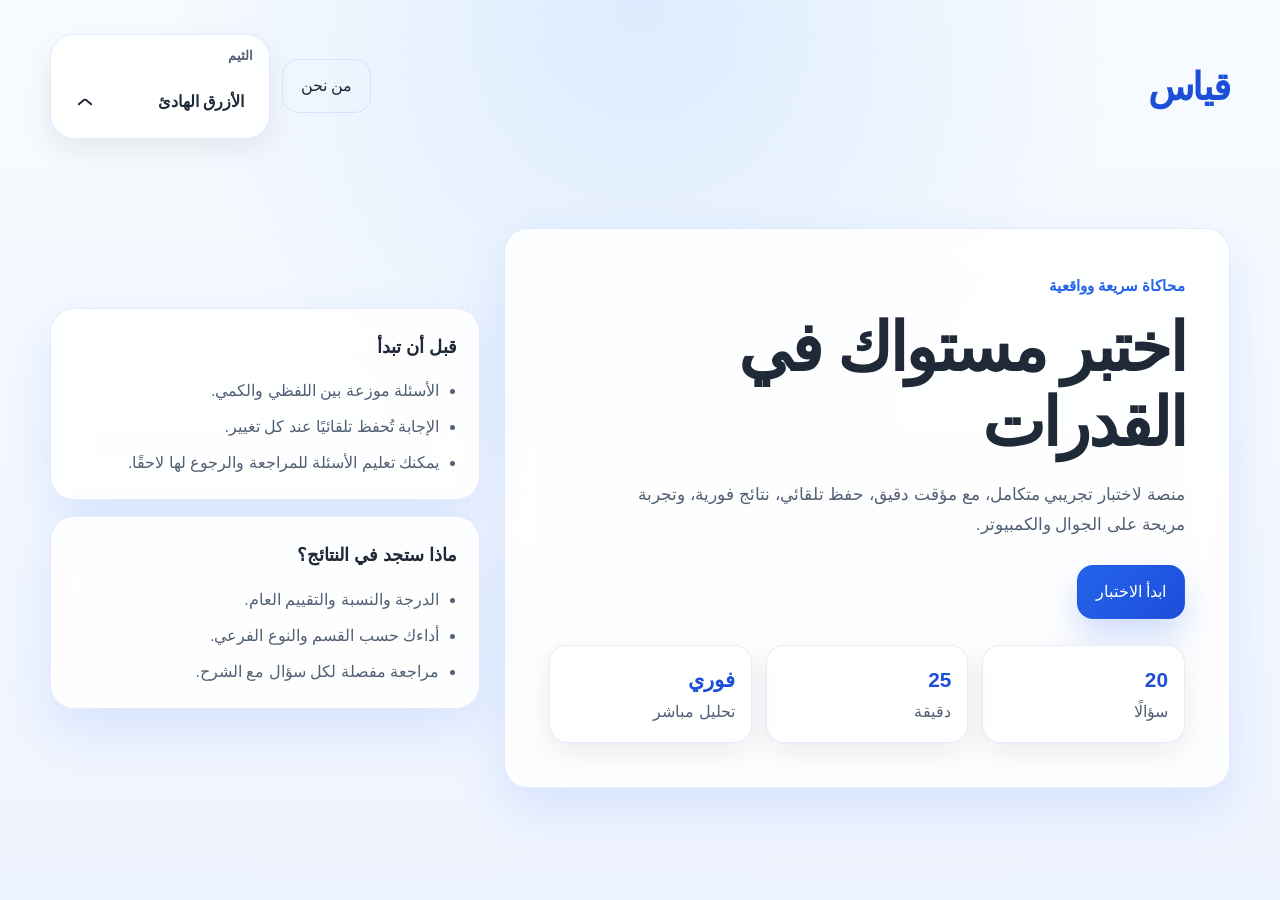
<file: index.html>
<!DOCTYPE html>
<html lang="ar" dir="rtl">
<head>
  <meta charset="UTF-8">
  <meta name="viewport" content="width=device-width, initial-scale=1.0">
  <meta name="description" content="منصة اختبار القدرات التجريبي - اختبار تفاعلي سريع في الكمي واللفظي.">
  <title>اختبار القدرات التجريبي</title>
  <link rel="stylesheet" href="style.css?v=4">
</head>
<body data-page="home">
  <div class="app-shell app-shell-home">
    <header class="topbar topbar-home">
      <a class="brand-text" href="index.html" aria-label="العودة إلى الصفحة الرئيسية">قياس
        
      </a>
      <div class="topbar-actions">
        <a class="button button-ghost button-toplink" href="about.html">من نحن</a>
        <div class="theme-switcher" data-theme-picker>
          <span class="theme-switcher-label">الثيم</span>
          <button class="theme-trigger" type="button" aria-haspopup="listbox" aria-expanded="false" aria-label="اختيار الثيم" data-theme-trigger>
            <span class="theme-trigger-text" data-theme-current>الأزرق الهادئ</span>
            <span class="theme-trigger-icon" aria-hidden="true"></span>
          </button>
          <div class="theme-menu" role="listbox" aria-label="خيارات الثيم">
            <button class="theme-option" type="button" role="option" data-theme-value="sky">
              <span class="theme-swatch theme-swatch-sky" aria-hidden="true"></span>
              <span>الأزرق الهادئ</span>
            </button>
            <button class="theme-option" type="button" role="option" data-theme-value="sand">
              <span class="theme-swatch theme-swatch-sand" aria-hidden="true"></span>
              <span>الرملي الدافئ</span>
            </button>
            <button class="theme-option" type="button" role="option" data-theme-value="reading">
              <span class="theme-swatch theme-swatch-reading" aria-hidden="true"></span>
              <span>القراءة المريحة</span>
            </button>
            <button class="theme-option" type="button" role="option" data-theme-value="dark">
              <span class="theme-swatch theme-swatch-dark" aria-hidden="true"></span>
              <span>الداكن</span>
            </button>
          </div>
        </div>
      </div>
    </header>

    <main class="hero-layout">
      <section class="hero-card">
        <p class="eyebrow">محاكاة سريعة وواقعية</p>
        <h1>اختبر مستواك في القدرات</h1>
        <p class="hero-copy">
          منصة  لاختبار تجريبي متكامل، مع مؤقت دقيق، حفظ تلقائي، نتائج فورية،
          وتجربة مريحة على الجوال والكمبيوتر.
        </p>

        <div class="hero-actions">
          <a class="button button-primary" href="exam.html?action=start">ابدأ الاختبار</a>
          <a class="button button-secondary is-hidden" id="resume-link" href="exam.html?action=resume">استئناف الاختبار</a>
        </div>

        <div class="quick-stats" aria-label="معلومات سريعة عن الاختبار">
          <article class="stat-tile">
            <strong>20</strong>
            <span>سؤالًا</span>
          </article>
          <article class="stat-tile">
            <strong>25</strong>
            <span>دقيقة</span>
          </article>
          <article class="stat-tile">
            <strong>فوري</strong>
            <span>تحليل مباشر</span>
          </article>
        </div>
      </section>

      <aside class="info-panel">
        <section class="panel-card">
          <h2>قبل أن تبدأ</h2>
          <ul class="clean-list">
            <li>الأسئلة موزعة بين اللفظي والكمي.</li>
            <li>الإجابة تُحفظ تلقائيًا عند كل تغيير.</li>
            <li>يمكنك تعليم الأسئلة للمراجعة والرجوع لها لاحقًا.</li>
          </ul>
        </section>

        <section class="panel-card">
          <h2>ماذا ستجد في النتائج؟</h2>
          <ul class="clean-list">
            <li>الدرجة والنسبة والتقييم العام.</li>
            <li>أداءك حسب القسم والنوع الفرعي.</li>
            <li>مراجعة مفصلة لكل سؤال مع الشرح.</li>
          </ul>
        </section>
      </aside>
    </main>
  </div>

  <script src="script.js?v=4"></script>
</body>
</html>
</file>
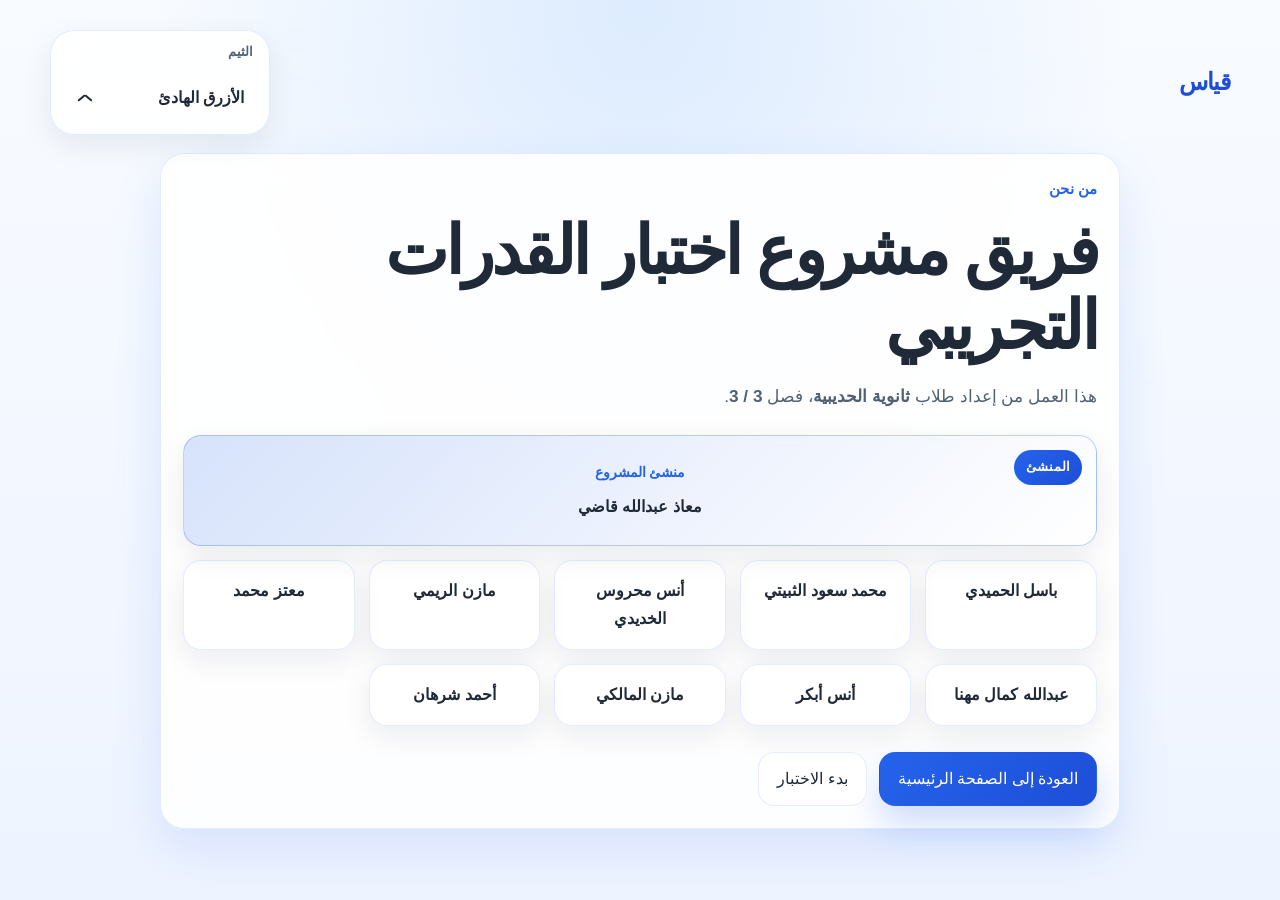
<file: about.html>
<!DOCTYPE html>
<html lang="ar" dir="rtl">
<head>
  <meta charset="UTF-8">
  <meta name="viewport" content="width=device-width, initial-scale=1.0">
  <meta name="description" content="معلومات عن فريق مشروع اختبار القدرات التجريبي.">
  <title>من نحن | اختبار القدرات التجريبي</title>
  <link rel="stylesheet" href="style.css?v=4">
</head>
<body data-page="about">
  <div class="app-shell">
    <header class="topbar">
      <a class="brand-text brand-text-small" href="index.html">قياس</a>
      <div class="topbar-actions">
        <div class="theme-switcher" data-theme-picker>
          <span class="theme-switcher-label">الثيم</span>
          <button class="theme-trigger" type="button" aria-haspopup="listbox" aria-expanded="false" aria-label="اختيار الثيم" data-theme-trigger>
            <span class="theme-trigger-text" data-theme-current>الأزرق الهادئ</span>
            <span class="theme-trigger-icon" aria-hidden="true"></span>
          </button>
          <div class="theme-menu" role="listbox" aria-label="خيارات الثيم">
            <button class="theme-option" type="button" role="option" data-theme-value="sky">
              <span class="theme-swatch theme-swatch-sky" aria-hidden="true"></span>
              <span>الأزرق الهادئ</span>
            </button>
            <button class="theme-option" type="button" role="option" data-theme-value="sand">
              <span class="theme-swatch theme-swatch-sand" aria-hidden="true"></span>
              <span>الرملي الدافئ</span>
            </button>
            <button class="theme-option" type="button" role="option" data-theme-value="reading">
              <span class="theme-swatch theme-swatch-reading" aria-hidden="true"></span>
              <span>القراءة المريحة</span>
            </button>
            <button class="theme-option" type="button" role="option" data-theme-value="dark">
              <span class="theme-swatch theme-swatch-dark" aria-hidden="true"></span>
              <span>الداكن</span>
            </button>
          </div>
        </div>
      </div>
    </header>

    <main class="about-layout">
      <section class="summary-card about-card">
        <p class="eyebrow">من نحن</p>
        <h1>فريق مشروع اختبار القدرات التجريبي</h1>
        <p class="about-copy">
          هذا العمل من إعداد طلاب <strong>ثانوية الحديبية</strong>، فصل <strong>3 / 3</strong>.
        </p>

        <div class="team-grid">
          <article class="team-member team-member-lead">
            <span class="member-role">منشئ المشروع</span>
            <strong>معاذ عبدالله قاضي</strong>
          </article>
          <article class="team-member"><strong>باسل الحميدي</strong></article>
          <article class="team-member"><strong>محمد سعود الثبيتي</strong></article>
          <article class="team-member"><strong>أنس محروس الخديدي</strong></article>
          <article class="team-member"><strong>مازن الريمي</strong></article>
          <article class="team-member"><strong>معتز محمد</strong></article>
          <article class="team-member"><strong>عبدالله كمال مهنا</strong></article>
          <article class="team-member"><strong>أنس أبكر</strong></article>
          <article class="team-member"><strong>مازن المالكي</strong></article>
          <article class="team-member"><strong>أحمد شرهان</strong></article>
        </div>

        <div class="about-actions">
          <a class="button button-primary" href="index.html">العودة إلى الصفحة الرئيسية</a>
          <a class="button button-secondary" href="exam.html?action=start">بدء الاختبار</a>
        </div>
      </section>
    </main>
  </div>

  <script src="script.js?v=4"></script>
</body>
</html>
</file>
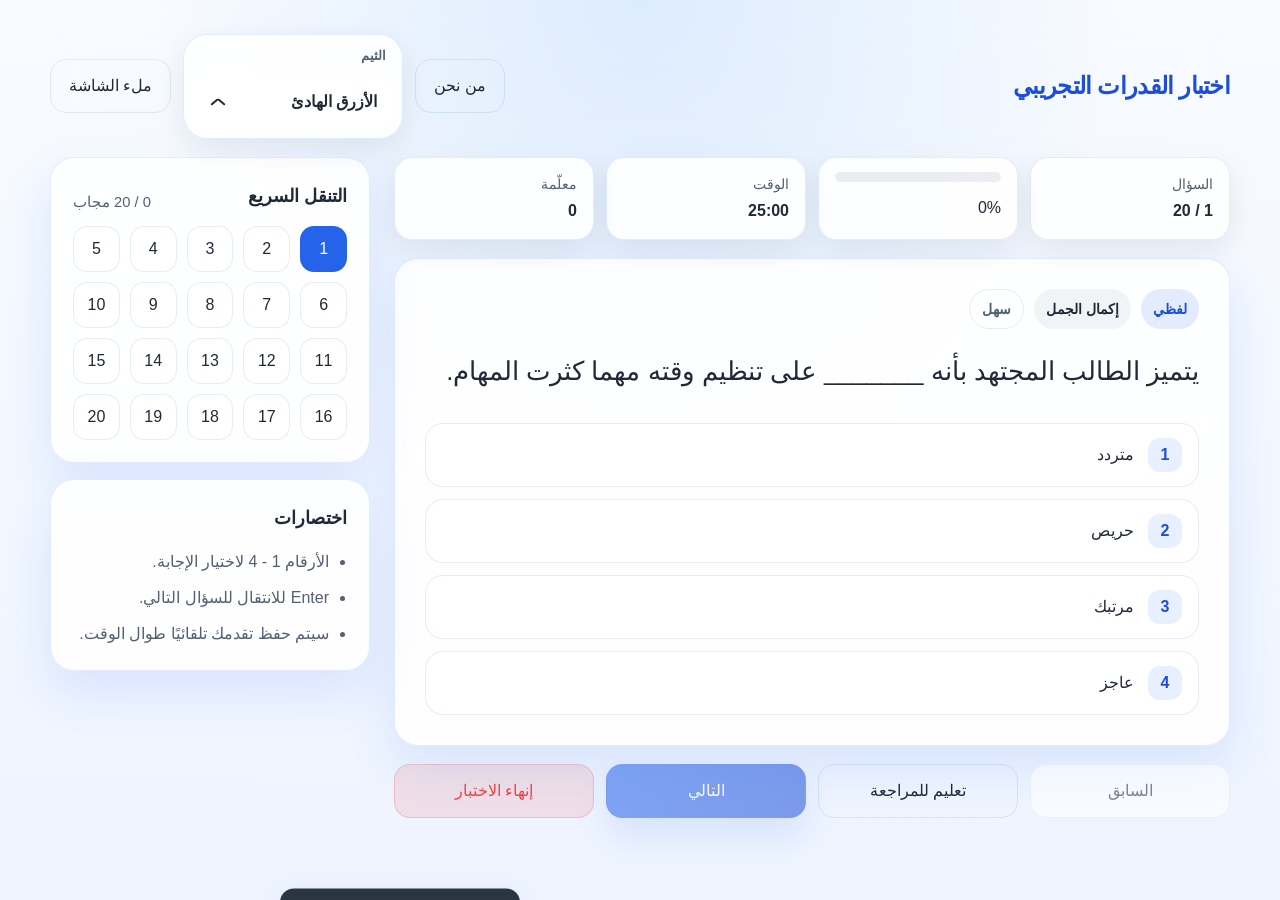
<file: exam.html>
<!DOCTYPE html>
<html lang="ar" dir="rtl">
<head>
  <meta charset="UTF-8">
  <meta name="viewport" content="width=device-width, initial-scale=1.0">
  <meta name="description" content="صفحة الاختبار التفاعلي لاختبار القدرات التجريبي.">
  <title>الاختبار | اختبار القدرات التجريبي</title>
  <link rel="stylesheet" href="style.css?v=4">
</head>
<body data-page="exam">
  <div class="app-shell">
    <header class="topbar exam-topbar">
      <a class="brand-text brand-text-small" href="index.html">اختبار القدرات التجريبي</a>
      <div class="topbar-actions">
        <a class="button button-ghost button-toplink" href="about.html">من نحن</a>
        <div class="theme-switcher" data-theme-picker>
          <span class="theme-switcher-label">الثيم</span>
          <button class="theme-trigger" type="button" aria-haspopup="listbox" aria-expanded="false" aria-label="اختيار الثيم" data-theme-trigger>
            <span class="theme-trigger-text" data-theme-current>الأزرق الهادئ</span>
            <span class="theme-trigger-icon" aria-hidden="true"></span>
          </button>
          <div class="theme-menu" role="listbox" aria-label="خيارات الثيم">
            <button class="theme-option" type="button" role="option" data-theme-value="sky">
              <span class="theme-swatch theme-swatch-sky" aria-hidden="true"></span>
              <span>الأزرق الهادئ</span>
            </button>
            <button class="theme-option" type="button" role="option" data-theme-value="sand">
              <span class="theme-swatch theme-swatch-sand" aria-hidden="true"></span>
              <span>الرملي الدافئ</span>
            </button>
            <button class="theme-option" type="button" role="option" data-theme-value="reading">
              <span class="theme-swatch theme-swatch-reading" aria-hidden="true"></span>
              <span>القراءة المريحة</span>
            </button>
            <button class="theme-option" type="button" role="option" data-theme-value="dark">
              <span class="theme-swatch theme-swatch-dark" aria-hidden="true"></span>
              <span>الداكن</span>
            </button>
          </div>
        </div>
        <button class="icon-button" id="fullscreen-button" type="button" aria-label="تبديل وضع ملء الشاشة">ملء الشاشة</button>
      </div>
    </header>

    <main class="exam-layout">
      <section class="exam-main">
        <div class="status-strip" aria-label="حالة الاختبار">
          <div class="status-chip">
            <span class="muted-label">السؤال</span>
            <strong id="question-progress">1 / 20</strong>
          </div>

          <div class="progress-card" aria-label="تقدم الاختبار">
            <div class="progress-track">
              <div class="progress-value" id="progress-value"></div>
            </div>
            <span id="progress-label">0%</span>
          </div>

          <div class="status-chip timer-chip" id="timer-chip">
            <span class="muted-label">الوقت</span>
            <strong id="timer-display">25:00</strong>
          </div>

          <div class="status-chip">
            <span class="muted-label">معلّمة</span>
            <strong id="flagged-count">0</strong>
          </div>
        </div>

        <section class="question-card" aria-live="polite">
          <div class="question-meta">
            <div class="badge-row">
              <span class="badge" id="category-badge">لفظي</span>
              <span class="badge badge-soft" id="subtype-badge">تناظر لفظي</span>
              <span class="badge badge-outline" id="difficulty-badge">متوسط</span>
            </div>
            <p class="question-text" id="question-text"></p>
          </div>

          <div class="options-list" id="options-list" role="radiogroup" aria-label="خيارات الإجابة"></div>
        </section>

        <div class="control-row">
          <button class="button button-secondary" id="prev-button" type="button">السابق</button>
          <button class="button button-ghost" id="flag-button" type="button">تعليم للمراجعة</button>
          <button class="button button-primary" id="next-button" type="button">التالي</button>
          <button class="button button-danger" id="finish-button" type="button">إنهاء الاختبار</button>
        </div>
      </section>

      <aside class="exam-sidebar">
        <section class="sidebar-card">
          <div class="sidebar-head">
            <h2>التنقل السريع</h2>
            <span id="answered-summary">0 / 20 مجاب</span>
          </div>
          <div class="question-grid" id="question-grid" aria-label="لوحة التنقل بين الأسئلة"></div>
        </section>

        <section class="sidebar-card sidebar-note">
          <h2>اختصارات</h2>
          <ul class="clean-list">
            <li>الأرقام 1 - 4 لاختيار الإجابة.</li>
            <li>Enter للانتقال للسؤال التالي.</li>
            <li>سيتم حفظ تقدمك تلقائيًا طوال الوقت.</li>
          </ul>
        </section>
      </aside>
    </main>
  </div>

  <div class="modal is-hidden" id="finish-modal" role="dialog" aria-modal="true" aria-labelledby="finish-modal-title">
    <div class="modal-card">
      <h2 id="finish-modal-title">تأكيد إنهاء الاختبار</h2>
      <p>هل تريد إنهاء الاختبار الآن؟ سيتم احتساب جميع الإجابات المحفوظة وعرض النتائج مباشرة.</p>
      <div class="modal-actions">
        <button class="button button-secondary" id="cancel-finish-button" type="button">إلغاء</button>
        <button class="button button-danger" id="confirm-finish-button" type="button">تأكيد الإنهاء</button>
      </div>
    </div>
  </div>

  <div class="toast" id="toast" role="status" aria-live="polite"></div>

  <script src="script.js?v=4"></script>
</body>
</html>
</file>
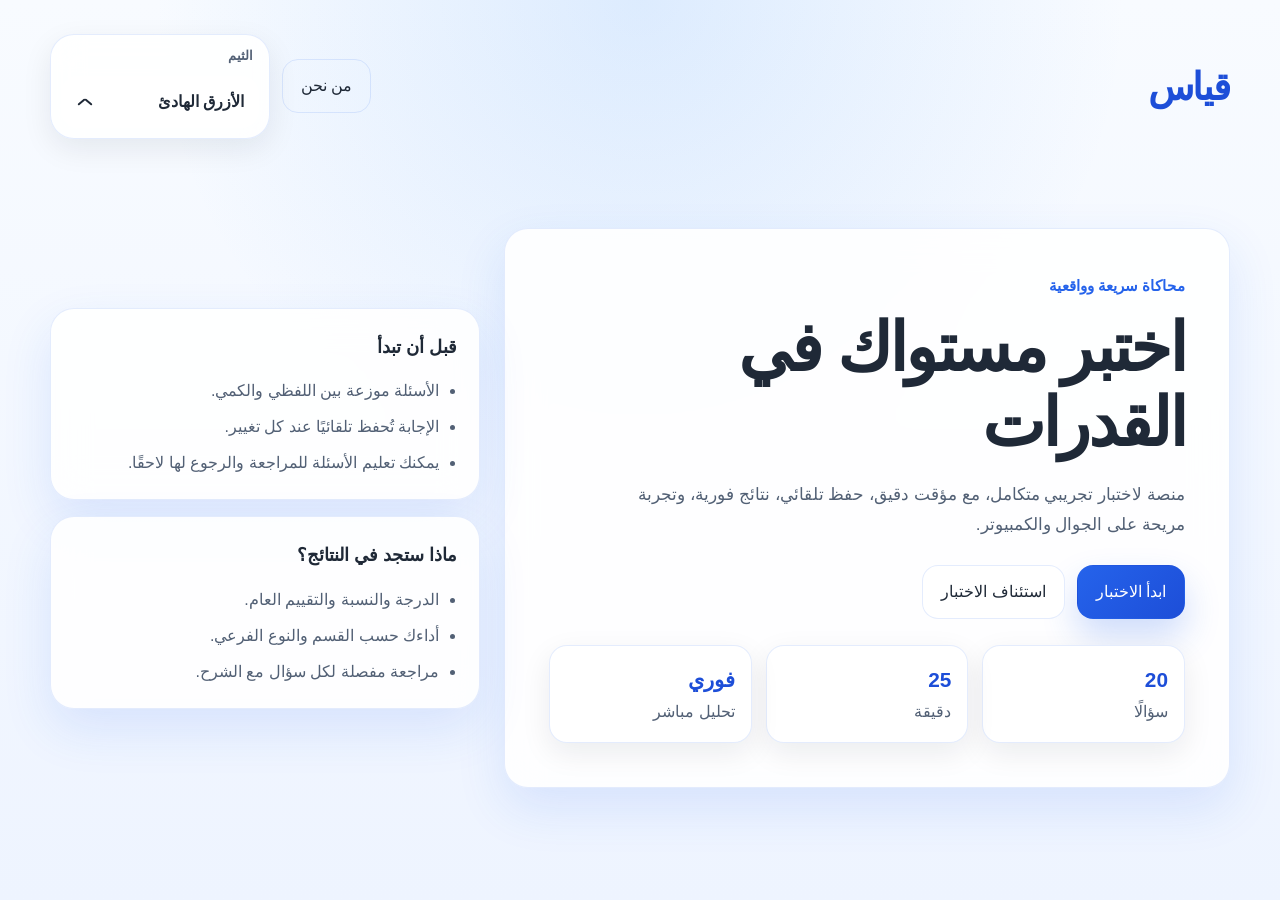
<file: results.html>
<!DOCTYPE html>
<html lang="ar" dir="rtl">
<head>
  <meta charset="UTF-8">
  <meta name="viewport" content="width=device-width, initial-scale=1.0">
  <meta name="description" content="نتائج اختبار القدرات التجريبي وتحليل الأداء.">
  <title>النتائج | اختبار القدرات التجريبي</title>
  <link rel="stylesheet" href="style.css?v=4">
</head>
<body data-page="results">
  <div class="app-shell">
    <header class="topbar">
      <a class="brand-text brand-text-small" href="index.html">اختبار القدرات التجريبي</a>
      <div class="topbar-actions">
        <a class="button button-ghost button-toplink" href="about.html">من نحن</a>
        <div class="theme-switcher" data-theme-picker>
          <span class="theme-switcher-label">الثيم</span>
          <button class="theme-trigger" type="button" aria-haspopup="listbox" aria-expanded="false" aria-label="اختيار الثيم" data-theme-trigger>
            <span class="theme-trigger-text" data-theme-current>الأزرق الهادئ</span>
            <span class="theme-trigger-icon" aria-hidden="true"></span>
          </button>
          <div class="theme-menu" role="listbox" aria-label="خيارات الثيم">
            <button class="theme-option" type="button" role="option" data-theme-value="sky">
              <span class="theme-swatch theme-swatch-sky" aria-hidden="true"></span>
              <span>الأزرق الهادئ</span>
            </button>
            <button class="theme-option" type="button" role="option" data-theme-value="sand">
              <span class="theme-swatch theme-swatch-sand" aria-hidden="true"></span>
              <span>الرملي الدافئ</span>
            </button>
            <button class="theme-option" type="button" role="option" data-theme-value="reading">
              <span class="theme-swatch theme-swatch-reading" aria-hidden="true"></span>
              <span>القراءة المريحة</span>
            </button>
            <button class="theme-option" type="button" role="option" data-theme-value="dark">
              <span class="theme-swatch theme-swatch-dark" aria-hidden="true"></span>
              <span>الداكن</span>
            </button>
          </div>
        </div>
      </div>
    </header>

    <main class="results-layout">
      <section class="summary-grid">
        <article class="summary-card summary-highlight">
          <p class="eyebrow">النتيجة النهائية</p>
          <div class="score-line">
            <strong id="score-value">0 / 20</strong>
            <span id="score-percent">0%</span>
          </div>
          <p class="score-rating" id="score-rating">جاري الحساب</p>
          <p class="encouragement-message" id="encouragement-message"></p>
        </article>

        <article class="summary-card">
          <h2>ملخص سريع</h2>
          <div class="metric-list">
            <div class="metric-item">
              <span>الإجابات الصحيحة</span>
              <strong id="correct-count">0</strong>
            </div>
            <div class="metric-item">
              <span>الإجابات الخاطئة</span>
              <strong id="wrong-count">0</strong>
            </div>
            <div class="metric-item">
              <span>غير المجابة</span>
              <strong id="unanswered-count">0</strong>
            </div>
            <div class="metric-item">
              <span>الوقت المستغرق</span>
              <strong id="time-used">00:00</strong>
            </div>
          </div>
        </article>
      </section>

      <section class="summary-card">
        <div class="section-head">
          <h2>الأداء حسب القسم</h2>
          <span id="attempt-date"></span>
        </div>
        <div class="analytics-grid" id="category-analytics"></div>
      </section>

      <section class="summary-card">
        <h2>الأداء حسب النوع الفرعي</h2>
        <div class="analytics-grid analytics-grid-compact" id="subtype-analytics"></div>
      </section>

      <section class="summary-card">
        <div class="section-head">
          <h2>مراجعة الأسئلة</h2>
          <div class="action-row">
            <button class="button button-secondary" id="retry-button" type="button">إعادة الاختبار</button>
            <button class="button button-ghost" id="print-button" type="button">طباعة النتيجة</button>
            <a class="button button-primary" href="index.html">العودة للرئيسية</a>
          </div>
        </div>
        <div class="review-list" id="review-list"></div>
      </section>
    </main>
  </div>

  <script src="script.js?v=4"></script>
</body>
</html>
</file>
<file: style.css>
:root {
  color-scheme: light;
  --font-display: "DIN Next LT Arabic", "Bahij TheSansArabic", "Segoe UI", Tahoma, sans-serif;
  --font-body: "DIN Next LT Arabic", "Geeza Pro", "Segoe UI", Tahoma, sans-serif;
  --bg: #f8fafc;
  --bg-accent: radial-gradient(circle at top, rgba(96, 165, 250, 0.18), transparent 44%), linear-gradient(180deg, #f8fbff 0%, #eef4ff 100%);
  --surface: rgba(255, 255, 255, 0.88);
  --surface-strong: #ffffff;
  --surface-soft: #e8f0ff;
  --border: rgba(37, 99, 235, 0.12);
  --text: #1f2937;
  --text-soft: #526075;
  --primary: #2563eb;
  --primary-strong: #1d4ed8;
  --secondary: #60a5fa;
  --success: #22c55e;
  --error: #ef4444;
  --warning: #f59e0b;
  --shadow: 0 20px 50px rgba(37, 99, 235, 0.12);
  --shadow-soft: 0 10px 30px rgba(15, 23, 42, 0.08);
  --radius-lg: 24px;
  --radius-md: 18px;
  --radius-sm: 14px;
}

body[data-theme="sand"] {
  --bg: #fbf6ef;
  --bg-accent: radial-gradient(circle at top, rgba(245, 158, 11, 0.14), transparent 40%), linear-gradient(180deg, #fdf8f1 0%, #f7efe3 100%);
  --surface: rgba(255, 251, 245, 0.92);
  --surface-strong: #fffaf2;
  --surface-soft: #f8ead3;
  --border: rgba(180, 120, 39, 0.14);
  --text: #35281a;
  --text-soft: #77624b;
  --primary: #b7791f;
  --primary-strong: #975a16;
  --secondary: #f2b566;
  --shadow: 0 20px 50px rgba(151, 90, 22, 0.13);
}

body[data-theme="reading"] {
  --bg: #f5f1e8;
  --bg-accent: radial-gradient(circle at top, rgba(20, 83, 45, 0.11), transparent 42%), linear-gradient(180deg, #faf7f0 0%, #efe8d7 100%);
  --surface: rgba(255, 252, 244, 0.92);
  --surface-strong: #fffaf0;
  --surface-soft: #ebe2cc;
  --border: rgba(77, 90, 58, 0.14);
  --text: #2e3326;
  --text-soft: #626953;
  --primary: #54634b;
  --primary-strong: #3f4d38;
  --secondary: #9ca77e;
  --shadow: 0 20px 50px rgba(63, 77, 56, 0.12);
}

body[data-theme="dark"] {
  color-scheme: dark;
  --bg: #09111f;
  --bg-accent: radial-gradient(circle at top, rgba(59, 130, 246, 0.2), transparent 36%), linear-gradient(180deg, #0a1120 0%, #111827 55%, #0f172a 100%);
  --surface: rgba(15, 23, 42, 0.84);
  --surface-strong: #111c31;
  --surface-soft: #18253f;
  --border: rgba(148, 163, 184, 0.18);
  --text: #e5eefc;
  --text-soft: #9eb0cb;
  --primary: #60a5fa;
  --primary-strong: #93c5fd;
  --secondary: #22d3ee;
  --success: #4ade80;
  --error: #f87171;
  --warning: #fbbf24;
  --shadow: 0 20px 50px rgba(2, 8, 23, 0.45);
  --shadow-soft: 0 10px 30px rgba(2, 8, 23, 0.3);
}

* {
  box-sizing: border-box;
}

html {
  scroll-behavior: smooth;
}

body {
  margin: 0;
  min-height: 100vh;
  font-family: var(--font-body);
  color: var(--text);
  background: var(--bg-accent);
  line-height: 1.75;
}

body::before {
  content: "";
  position: fixed;
  inset: 0;
  pointer-events: none;
  background-image: linear-gradient(rgba(255, 255, 255, 0.2) 1px, transparent 1px), linear-gradient(90deg, rgba(255, 255, 255, 0.2) 1px, transparent 1px);
  background-size: 36px 36px;
  opacity: 0.12;
}

a {
  color: inherit;
  text-decoration: none;
}

button,
select {
  font: inherit;
}

button {
  cursor: pointer;
}

button:disabled {
  cursor: not-allowed;
  opacity: 0.55;
}

.app-shell {
  position: relative;
  z-index: 1;
  width: min(1180px, calc(100% - 32px));
  margin: 0 auto;
  padding: 20px 0 40px;
}

.app-shell-home {
  min-height: 100vh;
  display: flex;
  flex-direction: column;
}

.topbar {
  position: relative;
  z-index: 30;
  display: flex;
  align-items: center;
  justify-content: space-between;
  gap: 16px;
  padding: 10px 0 18px;
}

.topbar-home {
  padding-top: 14px;
}

.topbar-actions {
  position: relative;
  z-index: 35;
  display: flex;
  align-items: center;
  gap: 12px;
  flex-wrap: wrap;
}

.brand-text {
  font-family: var(--font-display);
  font-size: clamp(1.7rem, 3vw, 2.5rem);
  font-weight: 900;
  letter-spacing: -0.03em;
  color: var(--primary-strong);
}

.brand-text-small {
  font-size: clamp(1.15rem, 2vw, 1.5rem);
}

.theme-switcher {
  position: relative;
  z-index: 40;
  display: grid;
  gap: 8px;
  min-width: 220px;
  padding: 10px;
  border: 1px solid var(--border);
  border-radius: 24px;
  background: var(--surface);
  box-shadow: var(--shadow-soft);
  backdrop-filter: blur(16px);
}

.theme-switcher-label {
  color: var(--text-soft);
  font-size: 0.82rem;
  font-weight: 700;
  padding-inline: 6px;
}

.theme-trigger {
  display: flex;
  align-items: center;
  justify-content: space-between;
  gap: 12px;
  width: 100%;
  min-height: 48px;
  padding: 11px 14px;
  border: 1px solid rgba(255, 255, 255, 0.06);
  border-radius: 18px;
  background: var(--surface-strong);
  color: var(--text);
  box-shadow: inset 0 1px 0 rgba(255, 255, 255, 0.08);
}

.theme-trigger-text {
  font-weight: 700;
}

.theme-trigger-icon {
  position: relative;
  width: 18px;
  height: 18px;
  flex: 0 0 18px;
}

.theme-trigger-icon::before,
.theme-trigger-icon::after {
  content: "";
  position: absolute;
  top: 8px;
  width: 9px;
  height: 2px;
  border-radius: 999px;
  background: currentColor;
  transition: transform 0.2s ease;
}

.theme-trigger-icon::before {
  inset-inline-start: 1px;
  transform: rotate(40deg);
}

.theme-trigger-icon::after {
  inset-inline-end: 1px;
  transform: rotate(-40deg);
}

.theme-switcher.is-open .theme-trigger-icon::before {
  transform: rotate(-40deg);
}

.theme-switcher.is-open .theme-trigger-icon::after {
  transform: rotate(40deg);
}

.theme-switcher.is-open {
  z-index: 90;
}

.theme-menu {
  position: absolute;
  top: calc(100% + 10px);
  inset-inline: 0;
  z-index: 45;
  display: grid;
  gap: 6px;
  padding: 8px;
  border: 1px solid var(--border);
  border-radius: 22px;
  background: color-mix(in srgb, var(--surface-strong) 88%, transparent);
  box-shadow: var(--shadow);
  backdrop-filter: blur(18px);
  opacity: 0;
  pointer-events: none;
  transform: translateY(-6px) scale(0.98);
  transition: opacity 0.2s ease, transform 0.2s ease;
}

.theme-switcher.is-open .theme-menu {
  opacity: 1;
  pointer-events: auto;
  transform: translateY(0) scale(1);
}

.theme-option {
  display: flex;
  align-items: center;
  gap: 12px;
  width: 100%;
  min-height: 48px;
  padding: 11px 13px;
  border: 1px solid transparent;
  border-radius: 16px;
  background: transparent;
  color: var(--text);
  text-align: right;
  transition: background-color 0.2s ease, border-color 0.2s ease, transform 0.2s ease;
}

.theme-option:hover {
  transform: translateY(-1px);
  background: rgba(255, 255, 255, 0.06);
  border-color: var(--border);
}

.theme-option.is-active {
  background: rgba(37, 99, 235, 0.1);
  border-color: rgba(37, 99, 235, 0.2);
}

.theme-swatch {
  width: 18px;
  height: 18px;
  flex: 0 0 18px;
  border-radius: 999px;
  border: 2px solid rgba(255, 255, 255, 0.6);
  box-shadow: 0 2px 8px rgba(15, 23, 42, 0.15);
}

.theme-swatch-sky {
  background: linear-gradient(135deg, #2563eb 0%, #60a5fa 100%);
}

.theme-swatch-sand {
  background: linear-gradient(135deg, #b7791f 0%, #f2b566 100%);
}

.theme-swatch-reading {
  background: linear-gradient(135deg, #54634b 0%, #9ca77e 100%);
}

.theme-swatch-dark {
  background: linear-gradient(135deg, #60a5fa 0%, #0f172a 100%);
}

.button-toplink {
  min-height: 46px;
  padding-inline: 16px;
}

.hero-layout,
.exam-layout,
.results-layout,
.about-layout {
  display: grid;
  gap: 24px;
}

.hero-layout {
  grid-template-columns: minmax(0, 1.35fr) minmax(280px, 0.8fr);
  align-items: center;
  flex: 1;
}

.hero-card,
.panel-card,
.question-card,
.sidebar-card,
.summary-card,
.modal-card {
  background: var(--surface);
  border: 1px solid var(--border);
  border-radius: var(--radius-lg);
  box-shadow: var(--shadow);
  backdrop-filter: blur(18px);
}

.hero-card {
  padding: clamp(24px, 5vw, 44px);
}

.eyebrow {
  margin: 0 0 10px;
  color: var(--primary);
  font-weight: 700;
  font-size: 0.95rem;
}

.hero-card h1,
.about-card h1 {
  margin: 0;
  font-family: var(--font-display);
  font-size: clamp(2.2rem, 6vw, 4.2rem);
  line-height: 1.12;
  letter-spacing: -0.04em;
}

.hero-copy,
.about-copy {
  max-width: 58ch;
  margin: 18px 0 0;
  color: var(--text-soft);
  font-size: 1.08rem;
}

.hero-actions,
.action-row,
.about-actions,
.control-row,
.modal-actions {
  display: flex;
  gap: 12px;
  flex-wrap: wrap;
}

.hero-actions {
  margin-top: 26px;
}

.button,
.icon-button {
  min-height: 48px;
  padding: 12px 18px;
  border-radius: 16px;
  border: 1px solid transparent;
  transition: transform 0.25s ease, background-color 0.25s ease, border-color 0.25s ease, box-shadow 0.25s ease;
}

.button:hover,
.icon-button:hover {
  transform: translateY(-2px);
}

.button:focus-visible,
.icon-button:focus-visible,
.option-button:focus-visible,
.question-jump:focus-visible,
.theme-trigger:focus-visible,
.theme-option:focus-visible {
  outline: 3px solid rgba(37, 99, 235, 0.24);
  outline-offset: 2px;
}

.button-primary {
  background: linear-gradient(135deg, var(--primary) 0%, var(--primary-strong) 100%);
  color: #ffffff;
  box-shadow: 0 18px 35px rgba(37, 99, 235, 0.22);
}

.button-secondary {
  background: var(--surface-strong);
  border-color: var(--border);
  color: var(--text);
}

.button-ghost,
.icon-button {
  background: transparent;
  border-color: var(--border);
  color: var(--text);
}

.button-danger {
  background: rgba(239, 68, 68, 0.12);
  border-color: rgba(239, 68, 68, 0.2);
  color: var(--error);
}

.quick-stats {
  display: grid;
  grid-template-columns: repeat(3, minmax(0, 1fr));
  gap: 14px;
  margin-top: 26px;
}

.stat-tile,
.metric-item,
.team-member {
  padding: 16px;
  border-radius: 18px;
  background: var(--surface-strong);
  border: 1px solid var(--border);
  box-shadow: var(--shadow-soft);
}

.stat-tile strong {
  display: block;
  font-size: 1.3rem;
  color: var(--primary-strong);
}

.stat-tile span {
  color: var(--text-soft);
}

.info-panel {
  display: grid;
  gap: 16px;
}

.panel-card,
.sidebar-card,
.summary-card {
  padding: 22px;
}

.panel-card h2,
.sidebar-card h2,
.summary-card h2 {
  margin: 0 0 14px;
  font-size: 1.15rem;
}

.clean-list {
  margin: 0;
  padding-inline-start: 18px;
  color: var(--text-soft);
}

.clean-list li + li {
  margin-top: 8px;
}

.exam-layout {
  grid-template-columns: minmax(0, 1fr) 320px;
  align-items: start;
}

.exam-topbar {
  position: sticky;
  top: 0;
  z-index: 25;
  padding-top: 14px;
  backdrop-filter: blur(18px);
}

.status-strip {
  position: sticky;
  top: 80px;
  z-index: 20;
  display: grid;
  grid-template-columns: repeat(4, minmax(0, 1fr));
  gap: 12px;
  margin-bottom: 18px;
}

.status-chip,
.progress-card {
  padding: 14px 16px;
  border-radius: 18px;
  background: var(--surface);
  border: 1px solid var(--border);
  box-shadow: var(--shadow-soft);
  backdrop-filter: blur(18px);
}

.muted-label {
  display: block;
  color: var(--text-soft);
  font-size: 0.88rem;
}

.progress-card {
  display: grid;
  gap: 10px;
}

.progress-track {
  width: 100%;
  height: 10px;
  overflow: hidden;
  border-radius: 999px;
  background: rgba(148, 163, 184, 0.18);
}

.progress-value {
  height: 100%;
  width: 0;
  border-radius: inherit;
  background: linear-gradient(90deg, var(--secondary) 0%, var(--primary) 100%);
  transition: width 0.3s ease;
}

.timer-chip.is-warning strong {
  color: var(--error);
}

.timer-chip.is-warning {
  animation: pulse-soft 1.2s infinite;
}

@keyframes pulse-soft {
  0%, 100% {
    box-shadow: var(--shadow-soft);
  }
  50% {
    box-shadow: 0 0 0 10px rgba(239, 68, 68, 0.08);
  }
}

.question-card {
  padding: clamp(20px, 3vw, 30px);
  min-height: 420px;
  display: flex;
  flex-direction: column;
  justify-content: space-between;
  animation: card-in 0.28s ease;
}

@keyframes card-in {
  from {
    opacity: 0;
    transform: translateY(10px);
  }
  to {
    opacity: 1;
    transform: translateY(0);
  }
}

.badge-row {
  display: flex;
  gap: 10px;
  flex-wrap: wrap;
  margin-bottom: 18px;
}

.badge {
  display: inline-flex;
  align-items: center;
  justify-content: center;
  padding: 7px 12px;
  border-radius: 999px;
  background: rgba(37, 99, 235, 0.12);
  color: var(--primary-strong);
  font-size: 0.88rem;
  font-weight: 700;
}

.badge-soft {
  background: rgba(148, 163, 184, 0.12);
  color: var(--text);
}

.badge-outline {
  background: transparent;
  border: 1px solid var(--border);
  color: var(--text-soft);
}

.question-text {
  margin: 0;
  font-size: clamp(1.25rem, 2.3vw, 1.6rem);
  line-height: 1.95;
}

.options-list {
  display: grid;
  gap: 12px;
  margin-top: 26px;
}

.option-button {
  display: flex;
  align-items: center;
  gap: 14px;
  width: 100%;
  min-height: 58px;
  padding: 14px 16px;
  border-radius: 18px;
  border: 1px solid var(--border);
  background: var(--surface-strong);
  color: var(--text);
  text-align: right;
  transition: transform 0.2s ease, border-color 0.2s ease, background-color 0.2s ease, box-shadow 0.2s ease;
}

.option-button:hover {
  transform: translateY(-1px);
  border-color: rgba(37, 99, 235, 0.28);
}

.option-badge {
  display: inline-flex;
  align-items: center;
  justify-content: center;
  flex: 0 0 34px;
  width: 34px;
  height: 34px;
  border-radius: 12px;
  background: var(--surface-soft);
  color: var(--primary-strong);
  font-weight: 800;
}

.option-button.is-selected {
  border-color: rgba(37, 99, 235, 0.35);
  background: rgba(37, 99, 235, 0.08);
  box-shadow: 0 12px 30px rgba(37, 99, 235, 0.12);
}

.control-row {
  margin-top: 18px;
}

.control-row .button {
  flex: 1 1 160px;
}

.exam-sidebar {
  position: sticky;
  top: 80px;
  display: grid;
  gap: 16px;
}

.sidebar-head,
.section-head {
  display: flex;
  align-items: center;
  justify-content: space-between;
  gap: 16px;
  flex-wrap: wrap;
}

.sidebar-head span,
.section-head span {
  color: var(--text-soft);
  font-size: 0.92rem;
}

.question-grid {
  display: grid;
  grid-template-columns: repeat(5, minmax(0, 1fr));
  gap: 10px;
}

.question-jump {
  min-height: 46px;
  border-radius: 14px;
  border: 1px solid var(--border);
  background: var(--surface-strong);
  color: var(--text);
  transition: transform 0.2s ease, border-color 0.2s ease, background-color 0.2s ease;
}

.question-jump:hover {
  transform: translateY(-1px);
}

.question-jump.is-current {
  background: var(--primary);
  color: #ffffff;
  border-color: transparent;
}

.question-jump.is-answered {
  background: rgba(34, 197, 94, 0.12);
  color: #166534;
}

.question-jump.is-flagged {
  box-shadow: inset 0 0 0 2px rgba(245, 158, 11, 0.55);
}

.question-jump.is-current.is-flagged {
  box-shadow: inset 0 0 0 2px rgba(255, 255, 255, 0.7);
}

.results-layout {
  gap: 20px;
}

.summary-grid {
  display: grid;
  grid-template-columns: repeat(2, minmax(0, 1fr));
  gap: 20px;
}

.summary-highlight {
  background: linear-gradient(135deg, rgba(37, 99, 235, 0.1) 0%, rgba(255, 255, 255, 0.95) 100%);
}

.score-line {
  display: flex;
  align-items: baseline;
  justify-content: space-between;
  gap: 16px;
  flex-wrap: wrap;
  margin: 18px 0 8px;
}

.score-line strong {
  font-size: clamp(2rem, 5vw, 3rem);
}

.score-percent {
  color: var(--primary);
  font-size: clamp(1.4rem, 3vw, 2rem);
  font-weight: 800;
}

.score-rating {
  margin: 0;
  font-size: 1.15rem;
  font-weight: 700;
}

.encouragement-message {
  margin: 12px 0 0;
  color: var(--text-soft);
}

.metric-list,
.analytics-grid,
.team-grid,
.review-list {
  display: grid;
  gap: 14px;
}

.metric-item {
  display: flex;
  align-items: center;
  justify-content: space-between;
  gap: 14px;
}

.metric-item span {
  color: var(--text-soft);
}

.analytics-grid {
  grid-template-columns: repeat(auto-fit, minmax(220px, 1fr));
}

.analytics-grid-compact {
  grid-template-columns: repeat(auto-fit, minmax(180px, 1fr));
}

.analytics-card {
  padding: 16px;
  border-radius: 18px;
  border: 1px solid var(--border);
  background: var(--surface-strong);
}

.analytics-card h3 {
  margin: 0 0 10px;
  font-size: 1rem;
}

.analytics-bar {
  position: relative;
  height: 10px;
  overflow: hidden;
  border-radius: 999px;
  background: rgba(148, 163, 184, 0.16);
}

.analytics-bar span {
  display: block;
  height: 100%;
  width: 0;
  border-radius: inherit;
  background: linear-gradient(90deg, var(--secondary) 0%, var(--primary) 100%);
}

.analytics-meta {
  display: flex;
  justify-content: space-between;
  gap: 10px;
  margin-top: 10px;
  color: var(--text-soft);
  font-size: 0.92rem;
}

.review-item {
  padding: 18px;
  border-radius: 20px;
  border: 1px solid var(--border);
  background: var(--surface-strong);
  box-shadow: var(--shadow-soft);
}

.review-item.is-correct {
  border-color: rgba(34, 197, 94, 0.28);
}

.review-item.is-wrong {
  border-color: rgba(239, 68, 68, 0.28);
}

.review-head {
  display: flex;
  align-items: center;
  justify-content: space-between;
  gap: 12px;
  flex-wrap: wrap;
}

.review-head h3 {
  margin: 0;
  font-size: 1rem;
}

.review-question {
  margin: 14px 0;
  font-size: 1.05rem;
}

.review-meta {
  display: grid;
  gap: 8px;
  color: var(--text-soft);
}

.review-meta strong {
  color: var(--text);
}

.review-note {
  margin-top: 14px;
  padding: 12px 14px;
  border-radius: 16px;
  background: var(--surface-soft);
  color: var(--text);
}

.about-layout {
  place-items: center;
}

.about-card {
  width: min(960px, 100%);
}

.team-grid {
  grid-template-columns: repeat(auto-fit, minmax(170px, 1fr));
  margin-top: 24px;
}

.team-member {
  text-align: center;
}

.team-member-lead {
  position: relative;
  grid-column: 1 / -1;
  padding: 24px;
  background: linear-gradient(135deg, rgba(37, 99, 235, 0.18) 0%, rgba(255, 255, 255, 0.98) 100%);
  border-color: rgba(37, 99, 235, 0.28);
}

.team-member-lead::before {
  content: "المنشئ";
  position: absolute;
  top: 14px;
  inset-inline-start: 14px;
  padding: 6px 12px;
  border-radius: 999px;
  background: linear-gradient(135deg, var(--primary) 0%, var(--primary-strong) 100%);
  color: #ffffff;
  font-size: 0.82rem;
  font-weight: 800;
  letter-spacing: 0.01em;
}

.member-role {
  display: block;
  margin-bottom: 8px;
  color: var(--primary);
  font-size: 0.88rem;
  font-weight: 700;
}

.member-note {
  margin: 10px 0 0;
  color: var(--text-soft);
  font-size: 0.98rem;
}

.about-actions {
  margin-top: 26px;
}

.modal {
  position: fixed;
  inset: 0;
  z-index: 60;
  display: grid;
  place-items: center;
  padding: 20px;
  background: rgba(15, 23, 42, 0.45);
}

.modal-card {
  width: min(460px, 100%);
  padding: 24px;
}

.modal-card h2 {
  margin-top: 0;
}

.toast {
  position: fixed;
  inset-inline-start: 50%;
  bottom: 20px;
  z-index: 70;
  min-width: 240px;
  max-width: min(92vw, 380px);
  padding: 14px 18px;
  border-radius: 18px;
  background: rgba(31, 41, 55, 0.94);
  color: #ffffff;
  box-shadow: var(--shadow-soft);
  transform: translate(-50%, 130%);
  transition: transform 0.25s ease;
  text-align: center;
}

.toast.is-visible {
  transform: translate(-50%, 0);
}

.is-hidden {
  display: none !important;
}

@media (max-width: 1024px) {
  .hero-layout,
  .exam-layout,
  .summary-grid {
    grid-template-columns: 1fr;
  }

  .exam-sidebar {
    position: static;
  }

  .status-strip {
    grid-template-columns: repeat(2, minmax(0, 1fr));
    top: 72px;
  }
}

@media (max-width: 640px) {
  .exam-layout,
  .exam-main {
    display: block;
  }

  .app-shell {
    width: min(100% - 20px, 100%);
    padding-top: 12px;
    padding-bottom: 28px;
  }

  .topbar,
  .sidebar-head,
  .section-head,
  .score-line {
    align-items: stretch;
  }

  .topbar {
    position: relative;
    z-index: 30;
    flex-direction: column;
    align-items: stretch;
  }

  .topbar-actions {
    position: relative;
    z-index: 35;
  }

  .exam-topbar,
  .status-strip {
    position: static !important;
    top: auto;
    z-index: auto;
  }

  .exam-topbar {
    padding-bottom: 10px;
    backdrop-filter: none;
  }

  .topbar-actions,
  .hero-actions,
  .action-row,
  .about-actions,
  .control-row,
  .modal-actions {
    flex-direction: column;
  }

  .theme-switcher {
    z-index: 40;
    width: 100%;
    min-width: 0;
  }

  .theme-switcher.is-open {
    z-index: 90;
  }

  .button-toplink {
    width: 100%;
  }

  .hero-card h1,
  .about-card h1 {
    font-size: clamp(2rem, 12vw, 2.7rem);
  }

  .quick-stats,
  .status-strip {
    grid-template-columns: 1fr;
  }

  .hero-layout {
    position: relative;
    z-index: 1;
  }

  .status-strip {
    margin-bottom: 14px;
  }

  .question-card,
  .control-row,
  .exam-sidebar {
    position: relative;
    z-index: 1;
  }

  .question-card,
  .panel-card,
  .sidebar-card,
  .summary-card {
    padding: 18px;
  }

  .question-card {
    min-height: auto;
  }

  .question-text {
    font-size: 1.16rem;
  }

  .option-button,
  .button,
  .icon-button,
  .question-jump {
    min-height: 52px;
  }

  .question-grid {
    grid-template-columns: repeat(4, minmax(0, 1fr));
  }

  .control-row .button {
    width: 100%;
    flex: 1 1 auto;
  }

  .team-member-lead {
    grid-column: auto;
  }
}

@media print {
  body {
    background: #ffffff;
  }

  body::before,
  .topbar,
  .action-row,
  .theme-switcher {
    display: none !important;
  }

  .app-shell {
    width: 100%;
    padding: 0;
  }

  .summary-card,
  .review-item {
    box-shadow: none;
    background: #ffffff;
    border-color: #d1d5db;
  }
}
</file>
